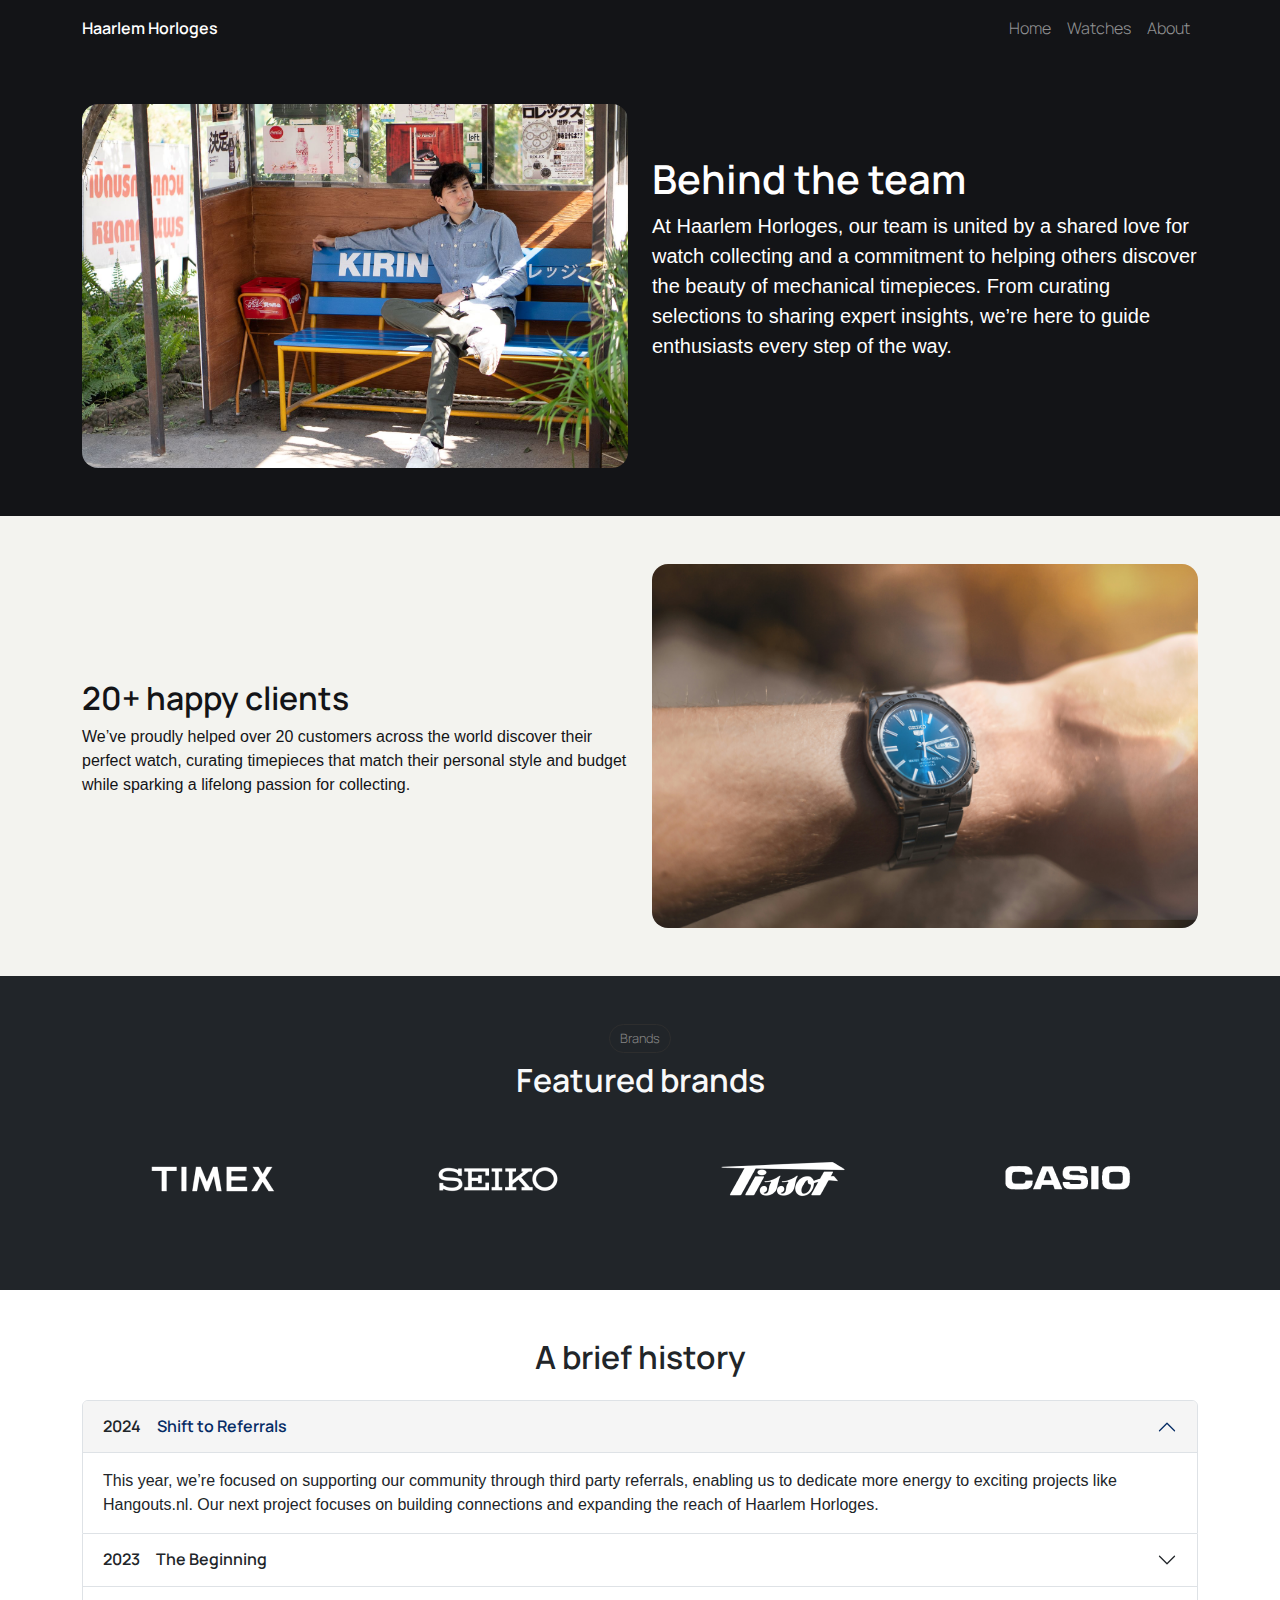
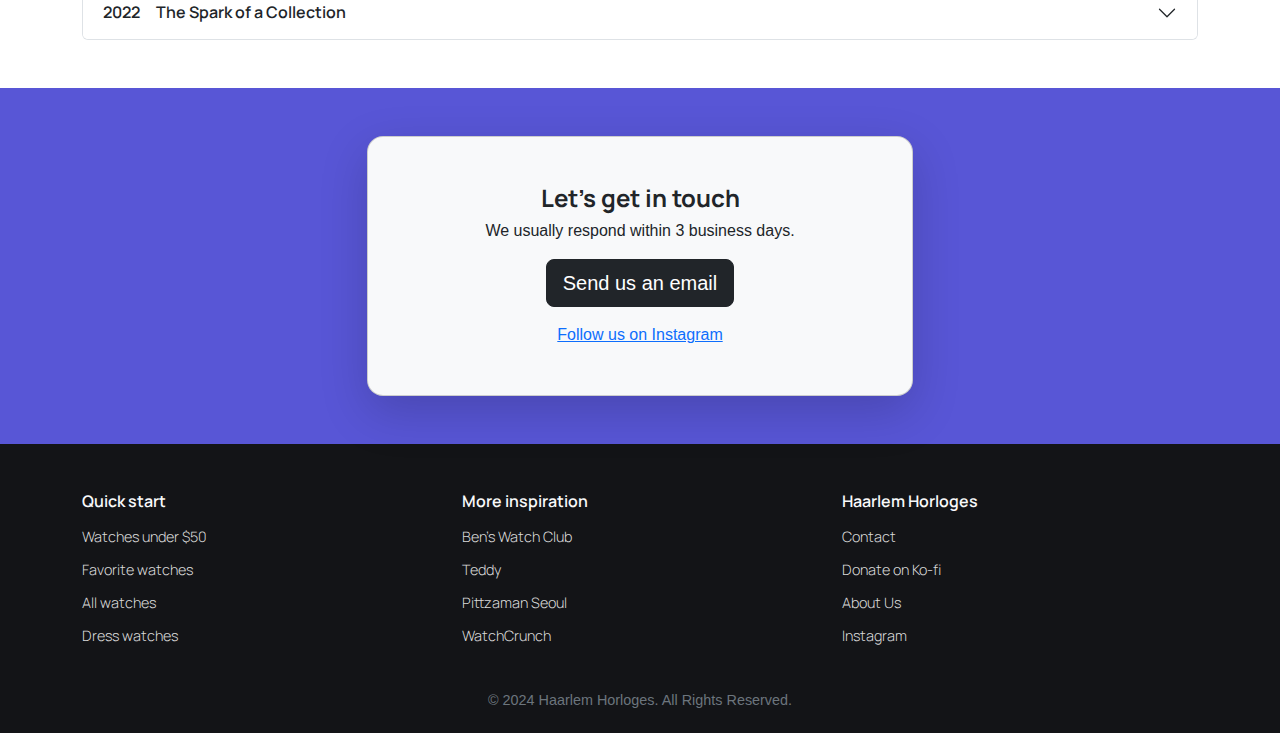
<file: about.html>
<!DOCTYPE HTML>
<html data-bs-theme="light">

<head>
	<title>HH</title>

	<link href="https://cdn.jsdelivr.net/npm/bootstrap@5.3.0-alpha1/dist/css/bootstrap.min.css" rel="stylesheet">
	<link rel="stylesheet" href="assets/css/fontawesome.css"> <!--for icon shit-->
	<link rel="stylesheet" href="assets/css/main.css" />
	<link rel="stylesheet" href="assets/css/custom.css" />
	<link rel="preconnect" href="https://fonts.googleapis.com">
	<link rel="preconnect" href="https://fonts.gstatic.com" crossorigin>
	<link href="https://fonts.googleapis.com/css2?family=Josefin+Sans:wght@500&display=swap" rel="stylesheet">
	<link href="https://fonts.googleapis.com/css2?family=Inter&display=swap" rel="stylesheet">

	<!-- Basic Meta -->
	<meta charset="UTF-8">
	<meta name="viewport" content="width=device-width, initial-scale=1.0, maximum-scale=1.0, user-scalable=no">

	<!-- Author -->
	<meta name="author" content="Mischa vd Goes">

	<!-- Description -->
	<meta name="description" content="">

	<!-- Open Graph -->
	<meta property="og:type" content="website">
	<meta property="og:title" content="Haarlem Horloges">
	<meta property="og:description" content="Discover a curated selection of entry-level mechanical watches from top brands, thoughtfully selected by Haarlem Horloges.">
	<meta property="og:image" content="assets/images/haarlem_horloges_thumbnail.jpg">
	<meta property="og:url" content="https://www.haarlemhorloges.com">

	<!-- Twitter -->
	<meta name="twitter:card" content="summary_large_image">
	<meta name="twitter:title" content="Haarlem Horloges">
	<meta name="twitter:description" content="Browse the finest entry-level mechanical watches and start your watch collection today with Haarlem Horloges.">
	<meta name="twitter:image" content="assets/images/haarlem_horloges_thumbnail.jpg">

	<!-- Favicons -->
	<link rel="icon" type="image/png" sizes="32x32" href="assets/images/haarlem_horloges_favicon.png">
	
</head>
<body>
    <!-- Navbar -->
    <div id="navbar-container"></div>

    
	<!-- Section 1: Header with Image and Details -->
	<section class="dark-section d-flex align-items-center">
		<div class="container">
			<div class="row align-items-center py-5">
				<div class="col-md-6 position-relative">
					<!-- Carousel -->
					<div id="carouselExample" class="carousel slide" data-bs-ride="false"> <!-- Disable autoplay -->
						<div class="carousel-inner">
							<div class="carousel-item active">
								<img src="assets/images/about/LUV02016.jpg" class="d-block w-100 img-fluid square-carousel-img" alt="Unimatic Watch">
							</div>
							
						</div>
					</div>
				</div>

				<!-- Text and Details -->
				<div class="col-md-6 text-start mt-2 pb-5">
					<h1 class="text-start text-white">Behind the team</h1>
					<p class="subtitle lead text-white">At Haarlem Horloges, our team is united by a shared love for watch collecting and a commitment to helping others discover the beauty of mechanical timepieces. From curating selections to sharing expert insights, 
						we’re here to guide enthusiasts every step of the way.</p>
				</div>
				
				
				
			</div>
			
		</div>
	</section>



	<!-- Section 3: Production and Color -->
	<section class="py-5 bg-paper">
		<div class="container">
			<div class="row align-items-center">
				<div class="col-md-6">
					<h2>20+ happy clients</h2>
					<p>We’ve proudly helped over 20 customers across the world discover their perfect watch, curating timepieces that match their personal style and budget while sparking a lifelong passion for collecting.</p>
				</div>
				<div class="col-md-6">
					<img src="assets/images/joppe-spaa-B4atvw_r1Sk-unsplash.jpg" alt="Production and Color" class="img-fluid img-rounded">
				</div>
			</div>
		</div>
	</section>
	
	<section class="bg-dark"
	<!-- Logos -->
	<div class="container my-5 bg-dark">
		<div class="text-center">
			<p class="label label-outline mb-2 d-inline-block">Brands</p>
		</div>
		<h2 class="text-light pb-2 text-center">Featured brands</h2>
		<div class="row justify-content-center text-center">
			<div class="col-6 col-md-3 d-flex justify-content-center">
				<img src="assets/images/client logos/timex-logo-png-transparent 1.png" alt="Watch Image" class="img-fluid">
			</div>
			<div class="col-6 col-md-3 d-flex justify-content-center">
				<img src="assets/images/client logos/timex-logo-png-transparent 2.png" alt="Watch Image" class="img-fluid">
			</div>
			<div class="col-6 col-md-3 d-flex justify-content-center">
				<img src="assets/images/client logos/timex-logo-png-transparent 3.png" alt="Watch Image" class="img-fluid">
			</div>
			<div class="col-6 col-md-3 d-flex justify-content-center">
				<img src="assets/images/client logos/timex-logo-png-transparent 4.png" alt="Watch Image" class="img-fluid">
	</div>
</section>


	<!-- Section 2: History -->
	<section id="specs" class="py-5 bg-white">
		<div class="container">
			<h2 class="text-dark text-center mb-4">A brief history</h2>
			<div class="accordion" id="historyAccordion">
				<!-- Accordion Item 03 -->
				<div class="accordion-item">
					<h2 class="accordion-header" id="headingThree">
						<a class="accordion-button show text-decoration-none" type="button" data-bs-toggle="collapse" data-bs-target="#collapseThree" aria-expanded="false" aria-controls="collapseThree">
							<span class="me-3 text-dark text-uppercase">2024</span> Shift to Referrals
						</a>
					</h2>
					<div id="collapseThree" class="accordion-collapse collapse show" aria-labelledby="headingThree" data-bs-parent="#historyAccordion">
						<div class="accordion-body">
							This year, we’re focused on supporting our community through third party referrals, enabling us to dedicate more energy to exciting projects like Hangouts.nl. Our next project focuses on building connections and expanding the reach of Haarlem Horloges.
						</div>
					</div>
				</div>
			
				<!-- Accordion Item 02 -->
				<div class="accordion-item">
					<h2 class="accordion-header" id="headingTwo">
						<a class="accordion-button collapsed text-decoration-none" type="button" data-bs-toggle="collapse" data-bs-target="#collapseTwo" aria-expanded="false" aria-controls="collapseTwo">
							<span class="me-3 text-dark text-uppercase">2023</span>The Beginning
						</a>
					</h2>
					<div id="collapseTwo" class="accordion-collapse collapse" aria-labelledby="headingTwo" data-bs-parent="#historyAccordion">
						<div class="accordion-body">
							Haarlem Horloges was officially founded, turning a passion for horology into a mission to help others discover the charm and beauty of mechanical watches.
						</div>
					</div>
				</div>
				<!-- Accordion Item 01 -->
				<div class="accordion-item">
					<h2 class="accordion-header" id="headingOne">
						<a class="accordion-button text-decoration-none collapsed" type="button" data-bs-toggle="collapse" data-bs-target="#collapseOne" aria-expanded="true" aria-controls="collapseOne">
							<span class="me-3 text-uppercase">2022</span>The Spark of a Collection
						</a>
					</h2>
					<div id="collapseOne" class="accordion-collapse collapse" aria-labelledby="headingOne" data-bs-parent="#historyAccordion">
						<div class="accordion-body">
							Our journey into watch collecting began during the COVID-19 pandemic, spending countless hours watching YouTube videos and learning about timepieces. Inspired by these resources, we started our collection with accessible models like the Seiko SKX 009 and Tissot Quartz, which ignited a deeper passion for horology.

						</div>
					</div>
				</div>
			
			</div>
		</div>
	</section>

	

	<!-- Section 7: Get in touch snippet -->
	<div id="contact-cta-container"></div>

	<!-- Section - Footer -->
	<div id="footer-container"></div>


    <!-- Bootstrap JS -->
    <script src="https://cdn.jsdelivr.net/npm/bootstrap@5.1.3/dist/js/bootstrap.bundle.min.js"></script>
	<!-- Include Bootstrap JS for the modal functionality -->
	<script src="https://code.jquery.com/jquery-3.5.1.slim.min.js"></script>
	<script src="https://cdn.jsdelivr.net/npm/@popperjs/core@2.9.2/dist/umd/popper.min.js"></script>
	<script src="https://stackpath.bootstrapcdn.com/bootstrap/4.5.2/js/bootstrap.min.js"></script>

	<!--code to set things up-->
	<script src="js/main.js"></script>
	
	<!--set up snippets>-->
	<script src="assets/components/navbar.js"></script>
	<script src="assets/components/contact-cta.js"></script>
	<script src="assets/components/footer.js"></script>
	<script src="js/slider-handling.js"></script> <!--ensures carousel active state is correctly styled-->
</body>
</file>
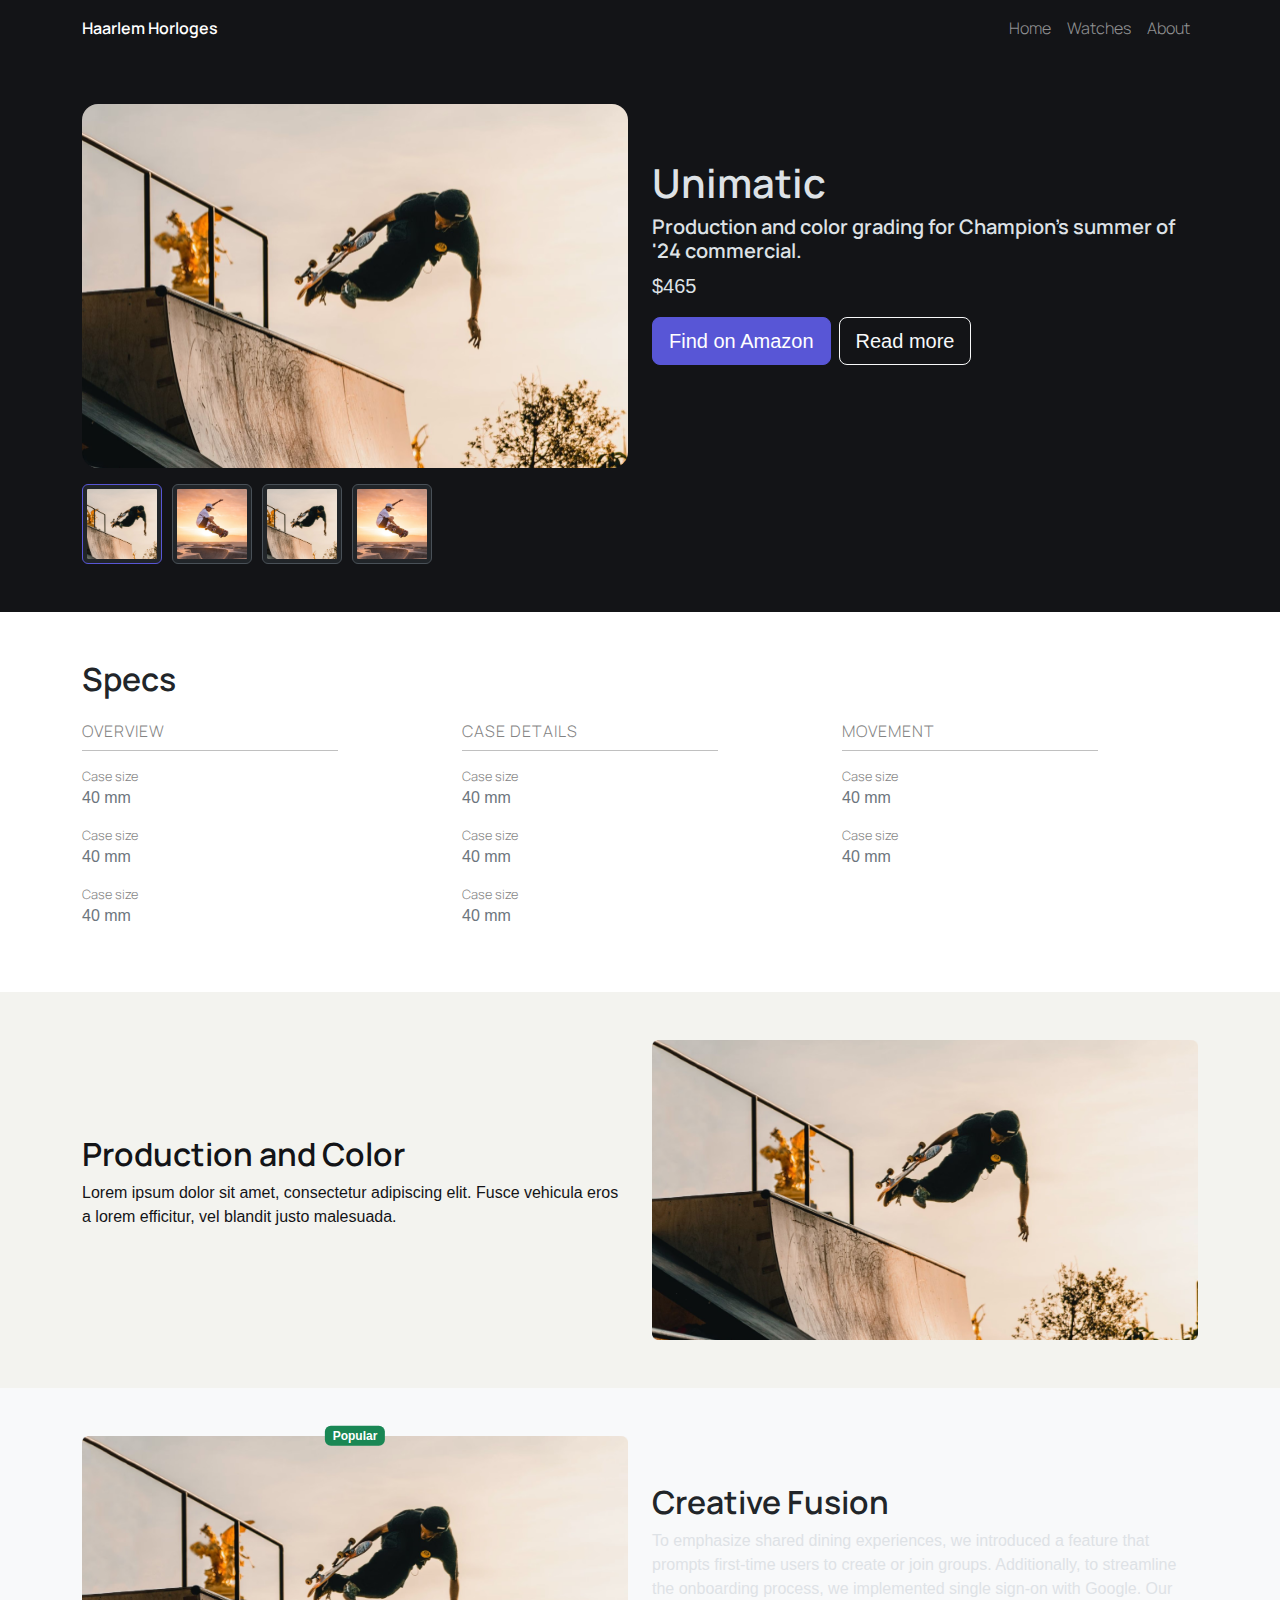
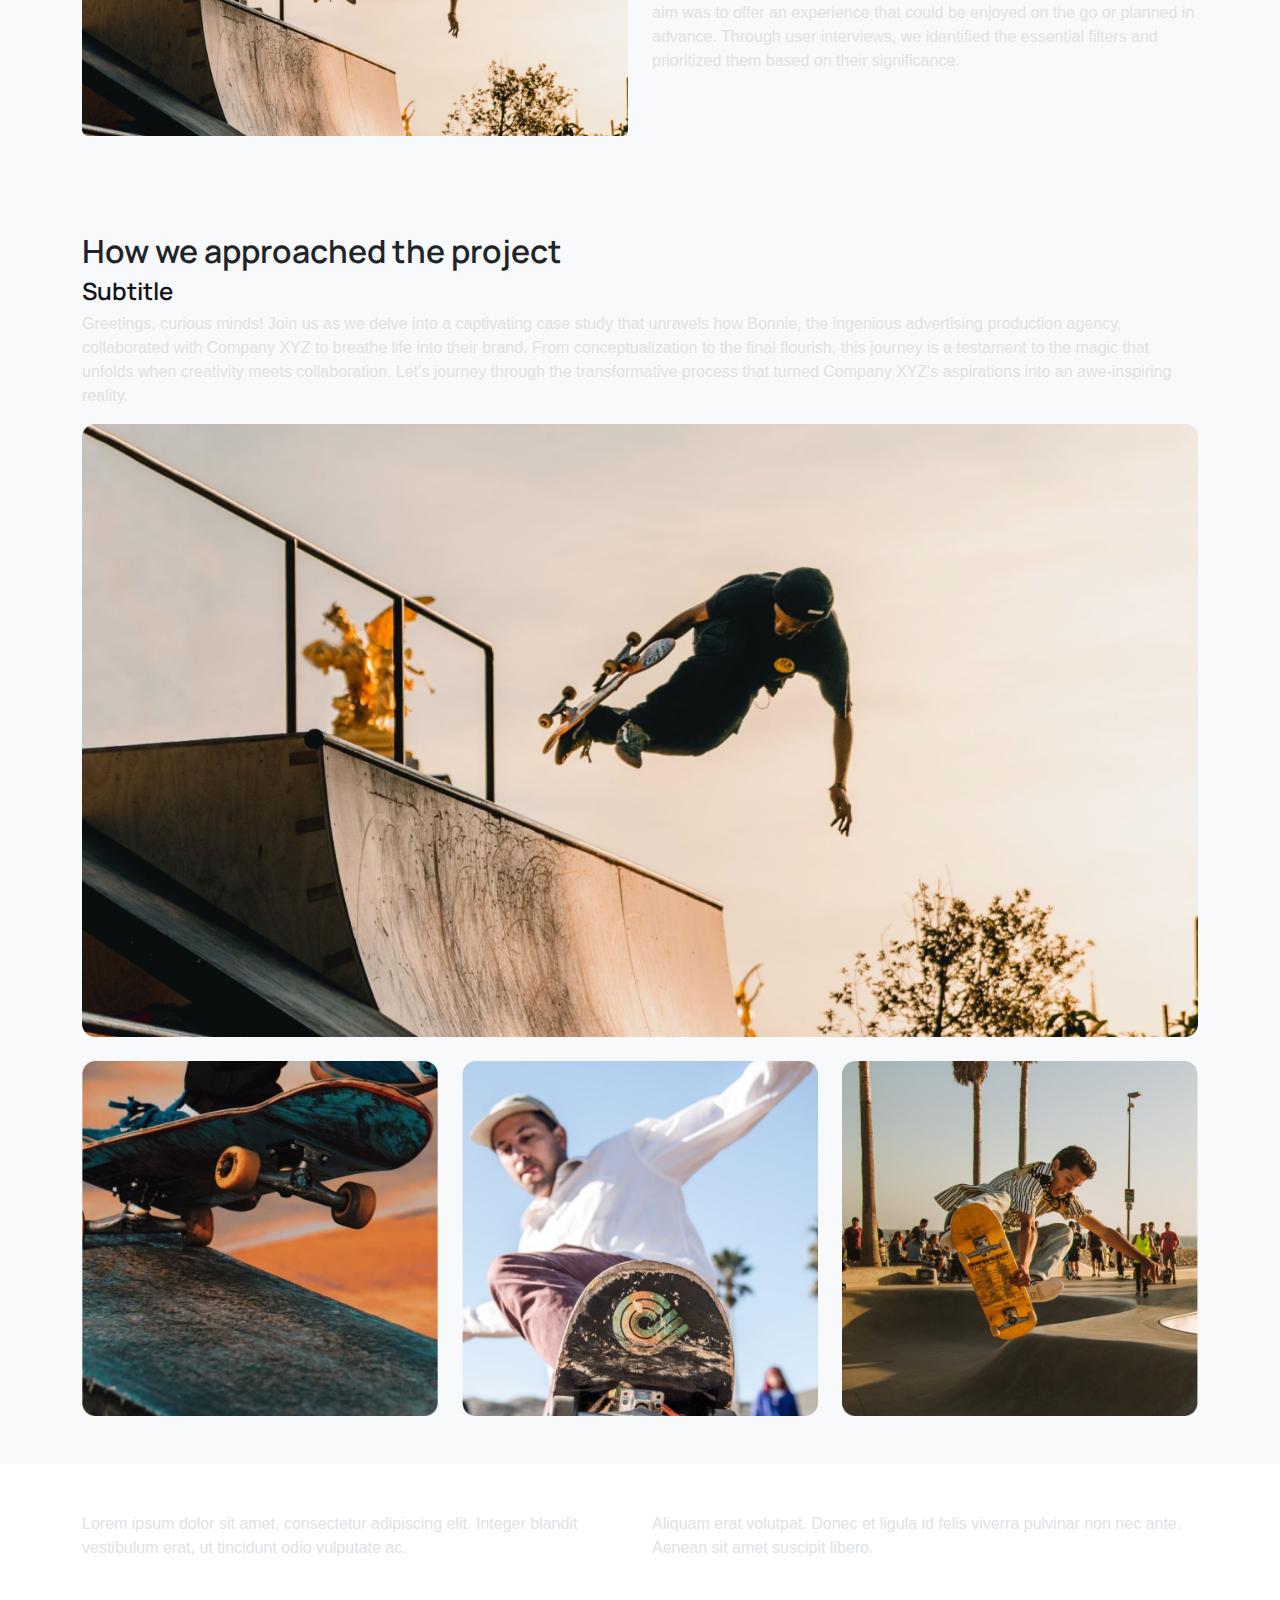
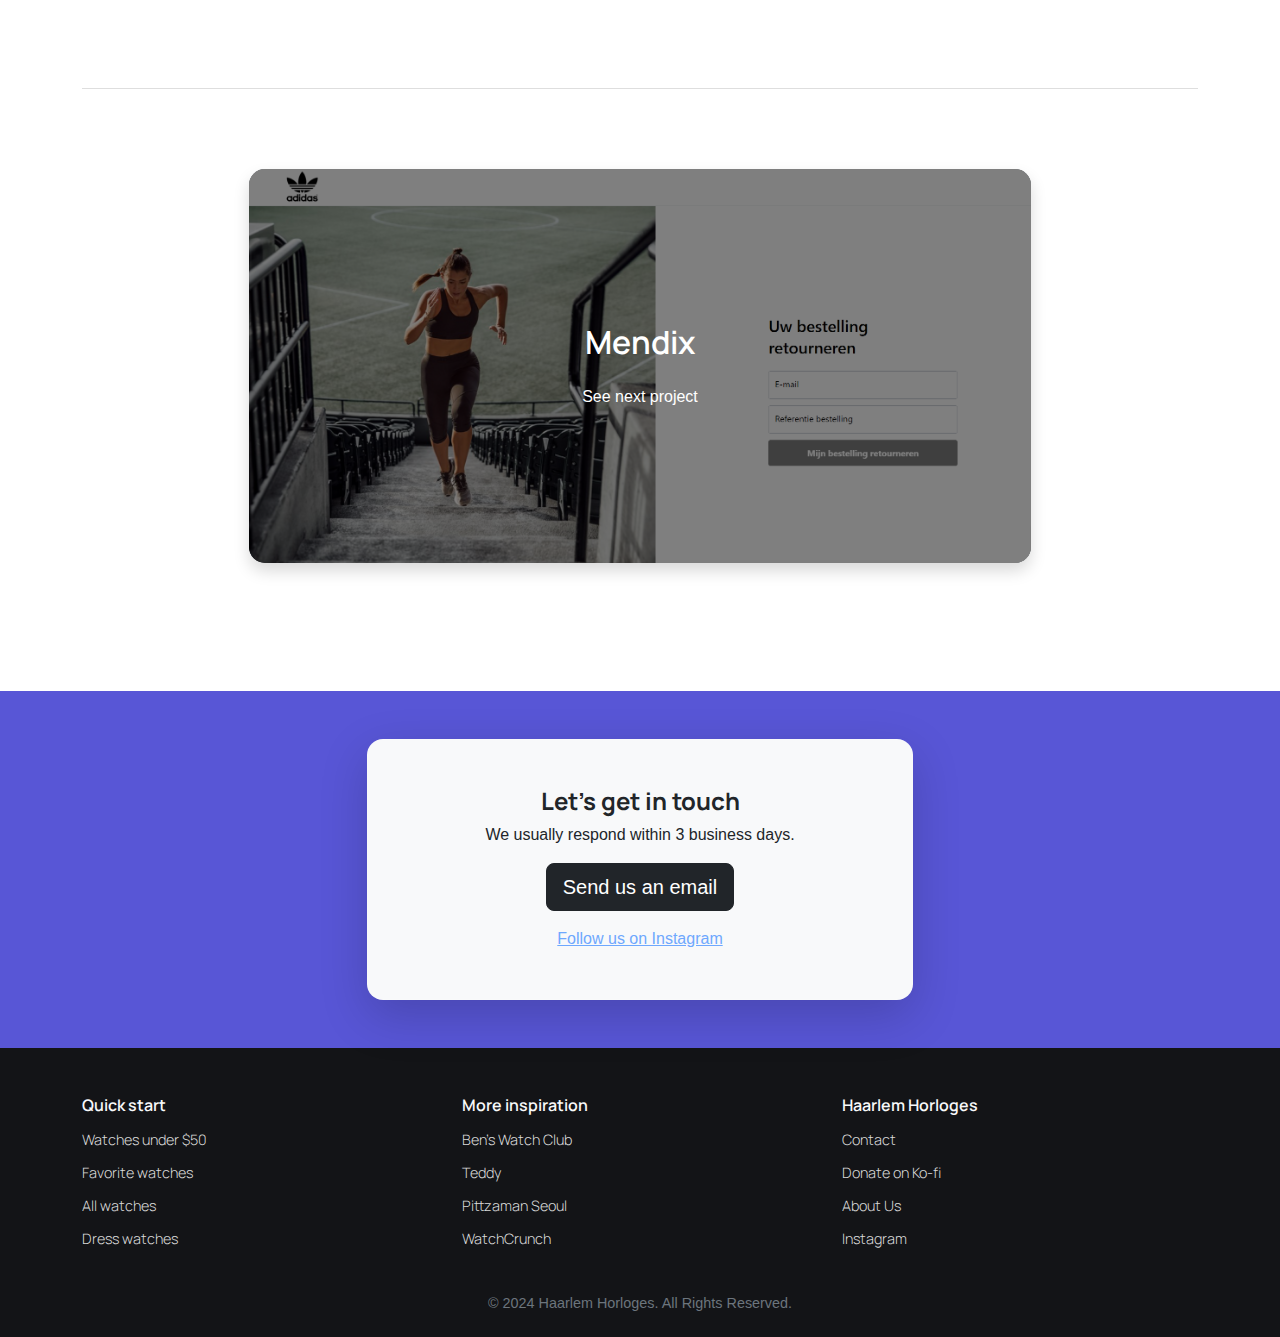
<file: project1.html>
<!DOCTYPE HTML>
<html data-bs-theme="dark">

<head>
	<title>HH</title>

	<link href="https://cdn.jsdelivr.net/npm/bootstrap@5.3.0-alpha1/dist/css/bootstrap.min.css" rel="stylesheet">
	<link rel="stylesheet" href="assets/css/fontawesome.css"> <!--for icon shit-->
	<link rel="stylesheet" href="assets/css/main.css" />
	<link rel="stylesheet" href="assets/css/custom.css" />
	<link rel="preconnect" href="https://fonts.googleapis.com">
	<link rel="preconnect" href="https://fonts.gstatic.com" crossorigin>
	<link href="https://fonts.googleapis.com/css2?family=Josefin+Sans:wght@500&display=swap" rel="stylesheet">
	<link href="https://fonts.googleapis.com/css2?family=Inter&display=swap" rel="stylesheet">

	<!-- Basic Meta -->
	<meta charset="UTF-8">
	<meta name="viewport" content="width=device-width, initial-scale=1.0, maximum-scale=1.0, user-scalable=no">

	<!-- Author -->
	<meta name="author" content="Mischa vd Goes">

	<!-- Description -->
	<meta name="description" content="">

	<!-- Open Graph -->
	<meta property="og:type" content="website">
	<meta property="og:title" content="Haarlem Horloges">
	<meta property="og:description" content="Discover a curated selection of entry-level mechanical watches from top brands, thoughtfully selected by Haarlem Horloges.">
	<meta property="og:image" content="assets/images/haarlem_horloges_thumbnail.jpg">
	<meta property="og:url" content="https://www.haarlemhorloges.com">

	<!-- Twitter -->
	<meta name="twitter:card" content="summary_large_image">
	<meta name="twitter:title" content="Haarlem Horloges">
	<meta name="twitter:description" content="Browse the finest entry-level mechanical watches and start your watch collection today with Haarlem Horloges.">
	<meta name="twitter:image" content="assets/images/haarlem_horloges_thumbnail.jpg">

	<!-- Favicons -->
	<link rel="icon" type="image/png" sizes="32x32" href="assets/images/haarlem_horloges_favicon.png">
	
</head>
<body>
    <!-- Navbar -->
    <div id="navbar-container"></div>

    
	<!-- Section 1: Header with Image and Details -->
	<section class="dark-section d-flex align-items-center">
		<div class="container">
			<div class="row align-items-center pt-5">
				<div class="col-md-6 position-relative">
					<!-- Carousel -->
					<div id="carouselExample" class="carousel slide" data-bs-ride="false"> <!-- Disable autoplay -->
						<div class="carousel-inner">
							<div class="carousel-item active">
								<img src="assets/images/skateboarder.jpg" class="d-block w-100 img-fluid square-carousel-img" alt="Unimatic Watch">
							</div>
							<!-- Additional Images -->
							<div class="carousel-item">
								<img src="assets/images/skateboarder2.jpg" class="d-block w-100 img-fluid square-carousel-img" alt="Unimatic Watch">
							</div>
							<div class="carousel-item">
								<img src="assets/images/skateboarder.jpg" class="d-block w-100 img-fluid square-carousel-img" alt="Unimatic Watch">
							</div>
							<div class="carousel-item">
								<img src="assets/images/skateboarder.jpg" class="d-block w-100 img-fluid square-carousel-img" alt="Unimatic Watch">
							</div>
						</div>
					</div>
				</div>

				<!-- Text and Details -->
				<div class="col-md-6 text-start mt-2 pb-5">
					<h1 class="text-start">Unimatic</h1>
					<h5 class="subtitle">Production and color grading for Champion’s summer of '24 commercial.</h5>
					<p class="lead">$465</p>
					<div class="d-grid d-md-flex gap-2">
						<a class="btn btn-primary btn-lg mb-2 " href="#">Find on Amazon</a>
						<a href="#specs" class="btn btn-lg btn-outline-light mb-2">Read more</a>
					</div>
				</div>
				
				
			</div>
			<!-- Thumbnails for Carousel -->
			<div class="d-flex justify-content-center mt-3 d-none d-lg-block d-xl-block pb-5">
				<div class="carousel-thumbnails d-flex">
					<!-- Thumbnails are now square and aligned in a row -->
					<a class="carousel-thumbnail active" data-bs-target="#carouselExample" data-bs-slide-to="0">
						<img src="assets/images/skateboarder.jpg" class="img-thumbnail square-thumbnail" alt="Thumbnail 1">
					</a>
					<a class="carousel-thumbnail" data-bs-target="#carouselExample" data-bs-slide-to="1">
						<img src="assets/images/skateboarder2.jpg" class="img-thumbnail square-thumbnail" alt="Thumbnail 2">
					</a>
					<a class="carousel-thumbnail" data-bs-target="#carouselExample" data-bs-slide-to="2">
						<img src="assets/images/skateboarder.jpg" class="img-thumbnail square-thumbnail" alt="Thumbnail 3">
					</a>
					<a class="carousel-thumbnail" data-bs-target="#carouselExample" data-bs-slide-to="3">
						<img src="assets/images/skateboarder2.jpg" class="img-thumbnail square-thumbnail" alt="Thumbnail 4">
					</a>
				</div>
			</div>
		</div>
	</section>


	<!-- Section 2: Specs -->
	<section id="specs" class="py-5 bg-white ">
		<div class="container text-dark">
			<h2 class="text-dark ">Specs</h2>
			<div class="row mt-4">
				<div class="col-md-4">
					<h5 class="text-uppercase specs-subheader">Overview</h5>
					<p class="label text-gray-brand mb-0 mt-3">Case size</p>
					<p class="text-secondary">40 mm</p>

					<p class="label text-gray-brand mb-0 mt-3">Case size</p>
					<p class="text-secondary">40 mm</p>

					<p class="label text-gray-brand mb-0 mt-3">Case size</p>
					<p class="text-secondary">40 mm</p>
					
				</div>
				<div class="col-md-4">
					<h5 class="text-uppercase specs-subheader">Case details</h5>
					<p class="label text-gray-brand mb-0 mt-3">Case size</p>
					<p class="text-secondary">40 mm</p>

					<p class="label text-gray-brand mb-0 mt-3">Case size</p>
					<p class="text-secondary">40 mm</p>

					<p class="label text-gray-brand mb-0 mt-3">Case size</p>
					<p class="text-secondary">40 mm</p>
				</div>
				<div class="col-md-4">
					<h5 class="text-uppercase specs-subheader">Movement</h5>
					<p class="label text-gray-brand mb-0 mt-3">Case size</p>
					<p class="text-secondary">40 mm</p>

					<p class="label text-gray-brand mb-0 mt-3">Case size</p>
					<p class="text-secondary">40 mm</p>
				</div>
			</div>
		</div>
	</section>

	<!-- Section 3: Production and Color -->
	<section class="py-5 bg-paper">
		<div class="container">
			<div class="row align-items-center">
				<div class="col-md-6">
					<h2>Production and Color</h2>
					<p>Lorem ipsum dolor sit amet, consectetur adipiscing elit. Fusce vehicula eros a lorem efficitur, vel blandit justo malesuada.</p>
				</div>
				<div class="col-md-6">
					<img src="assets/images/skateboarder.jpg" alt="Production and Color" class="img-fluid">
				</div>
			</div>
		</div>
	</section>

	<!-- Section 4: Reverse Layout -->
<section class="py-5 bg-light">
    <div class="container">
        <div class="row align-items-center">
            <div class="col-md-6 position-relative mb-3 mb-md-0">
                <img src="assets/images/skateboarder.jpg" alt="Production Details" class="img-fluid">
                <span class="position-absolute top-0 start-50 translate-middle badge bg-success">Popular</span>
            </div>
            <div class="col-md-6">
                <h2 class="text-dark mt-3 mt-md-0">Creative Fusion</h2>
                <p>To emphasize shared dining experiences, we introduced a feature that prompts first-time users to create or join groups. Additionally, to streamline the onboarding process, we implemented single sign-on with Google. Our aim was to offer an experience that could be enjoyed on the go or planned in advance. 
                    Through user interviews, we identified the essential filters and prioritized them based on their significance.</p>
            </div>
        </div>
    </div>
</section>


	<!-- Section 5: Full-width Image -->
	<section class="py-5 bg-light">
		<div class="container">
			<div class="row align-items-center">
				<div class="">
					<h2 class="text-dark">How we approached the project</h2>
					<h3 class="">Subtitle</h3>
					<p>‍Greetings, curious minds! Join us as we delve into a captivating case study that unravels how Bonnie, the ingenious advertising production agency, collaborated with Company XYZ to breathe life into their brand. From conceptualization to the final flourish, this journey is a testament to the magic that unfolds when creativity meets collaboration. Let's journey through the transformative process that turned Company XYZ's aspirations into an awe-inspiring reality.</p>
				</div>
				<div class="col-md-12 mb-4">
					<img src="assets/images/skateboarder.jpg" alt="Production Details" class="img-fluid">
				</div>

				<!-- Carousel for smaller screens, grid layout for larger screens -->
				<div class="d-md-none col-12">
					<div id="imageCarousel" class="carousel slide" data-bs-ride="carousel">
						<div class="carousel-inner">
							<div class="carousel-item active">
								<img src="assets/images/image-1.png" alt="Production Details" class="img-fluid">
							</div>
							<div class="carousel-item">
								<img src="assets/images/image-2.png" alt="Production Details" class="img-fluid">
							</div>
							<div class="carousel-item">
								<img src="assets/images/image.png" alt="Production Details" class="img-fluid">
							</div>
						</div>
						<!-- Carousel controls -->
						<button class="carousel-control-prev" type="button" data-bs-target="#imageCarousel" data-bs-slide="prev">
							<span class="carousel-control-prev-icon" aria-hidden="true"></span>
							<span class="visually-hidden">Previous</span>
						</button>
						<button class="carousel-control-next" type="button" data-bs-target="#imageCarousel" data-bs-slide="next">
							<span class="carousel-control-next-icon" aria-hidden="true"></span>
							<span class="visually-hidden">Next</span>
						</button>
					</div>
				</div>

				<!-- Static grid layout for larger screens -->
				<div class="d-none d-md-flex col-md-4">
					<img src="assets/images/image-1.png" alt="Production Details" class="img-fluid">
				</div>
				<div class="d-none d-md-flex col-md-4">
					<img src="assets/images/image-2.png" alt="Production Details" class="img-fluid">
				</div>
				<div class="d-none d-md-flex col-md-4">
					<img src="assets/images/image.png" alt="Production Details" class="img-fluid">
				</div>
			</div>
		</div>
	</section>


	<!-- Section 6: Short Paragraphs -->
	<section class="py-5 bg-white">
		<div class="container">
			<div class="row">
				<div class="col-md-6">
					<p>Lorem ipsum dolor sit amet, consectetur adipiscing elit. Integer blandit vestibulum erat, ut tincidunt odio vulputate ac.</p>
				</div>
				<div class="col-md-6">
					<p>Aliquam erat volutpat. Donec et ligula id felis viverra pulvinar non nec ante. Aenean sit amet suscipit libero.</p>
				</div>
			</div>
		</div>
	</section>

	<!-- Section - Up Next -->
	<section class="py-5 bg-white">
		<div class="container">
		<!-- Horizontal line above the card -->
		<hr class="section-line">

			<a href="next-project-link" class="up-next-card">
				<div class="card bg-dark border-0 position-relative overflow-hidden shadow">
					<img src="assets/images/vb.consumentportal.png" class="card-img" alt="Background image">
					<div class="card-img-overlay d-flex flex-column justify-content-center align-items-center">
						<h2 class="text-center text-next-project underline-effect">Mendix</h2>
						<div class="text-center mt-3">
							<span class="text-white w-auto">See next project <i class="bi bi-chevron-right"></i></span>
						</div>						
					</div>
				</div>
			</a>
		</div>
	</section>




	<!-- Section 7: Get in touch snippet -->
	<div id="contact-cta-container"></div>

	<!-- Section - Footer -->
	<div id="footer-container"></div>


    <!-- Bootstrap JS -->
    <script src="https://cdn.jsdelivr.net/npm/bootstrap@5.1.3/dist/js/bootstrap.bundle.min.js"></script>
	<!-- Include Bootstrap JS for the modal functionality -->
	<script src="https://code.jquery.com/jquery-3.5.1.slim.min.js"></script>
	<script src="https://cdn.jsdelivr.net/npm/@popperjs/core@2.9.2/dist/umd/popper.min.js"></script>
	<script src="https://stackpath.bootstrapcdn.com/bootstrap/4.5.2/js/bootstrap.min.js"></script>

	<!--code to set things up-->
	<script src="js/main.js"></script>
	
	<!--set up snippets>-->
	<script src="assets/components/navbar.js"></script>
	<script src="assets/components/contact-cta.js"></script>
	<script src="assets/components/footer.js"></script>
	<script src="js/slider-handling.js"></script> <!--ensures carousel active state is correctly styled-->
</body>
</file>
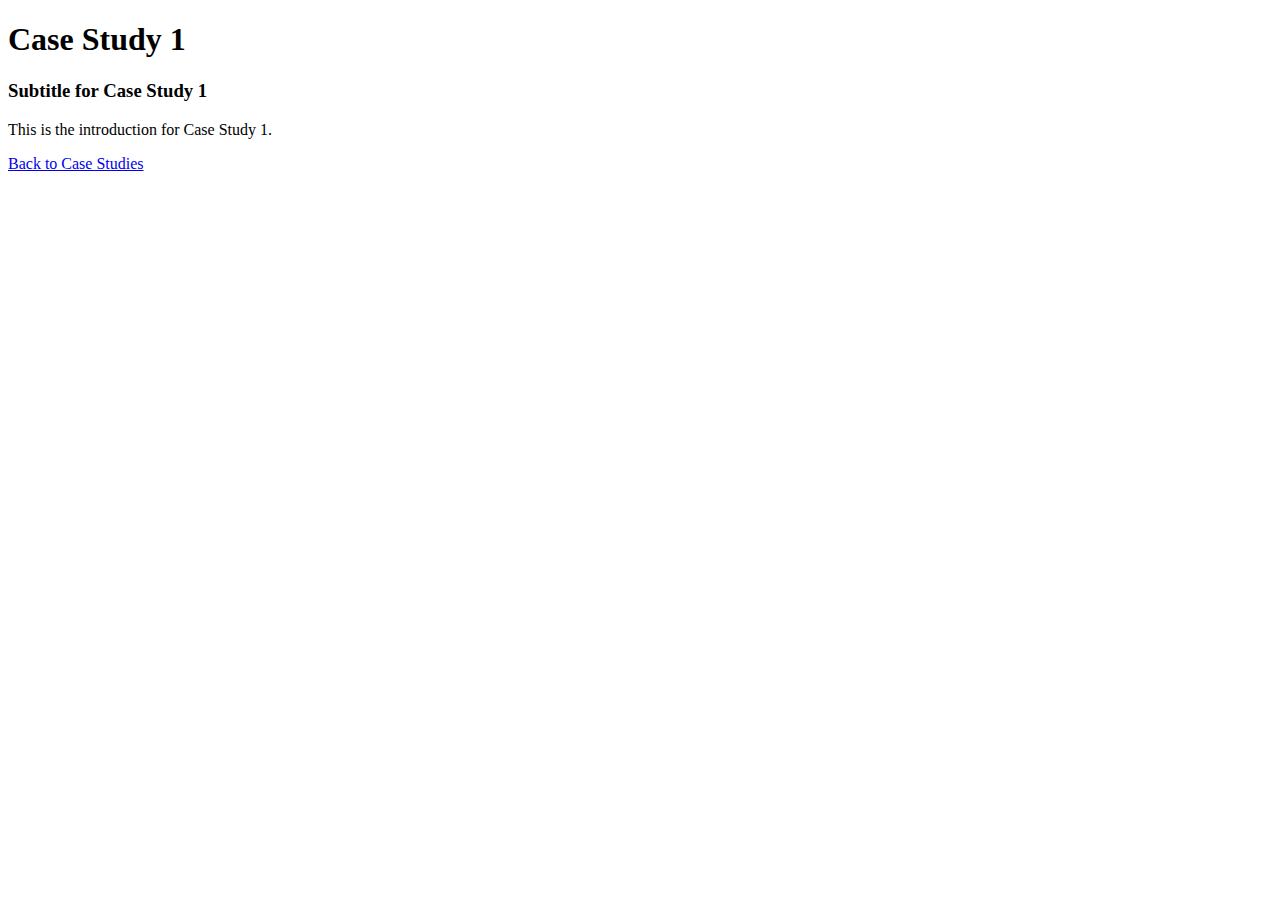
<file: case-studies/case-study-1.html>
<!DOCTYPE html>
<html>
<head>
    <title>Case Study 1</title>
</head>
<body>
    <h1>Case Study 1</h1>
    <h3>Subtitle for Case Study 1</h3>
    <p>This is the introduction for Case Study 1.</p>
    <a href="../casestudies.html">Back to Case Studies</a>
</body>
</html>
</file>
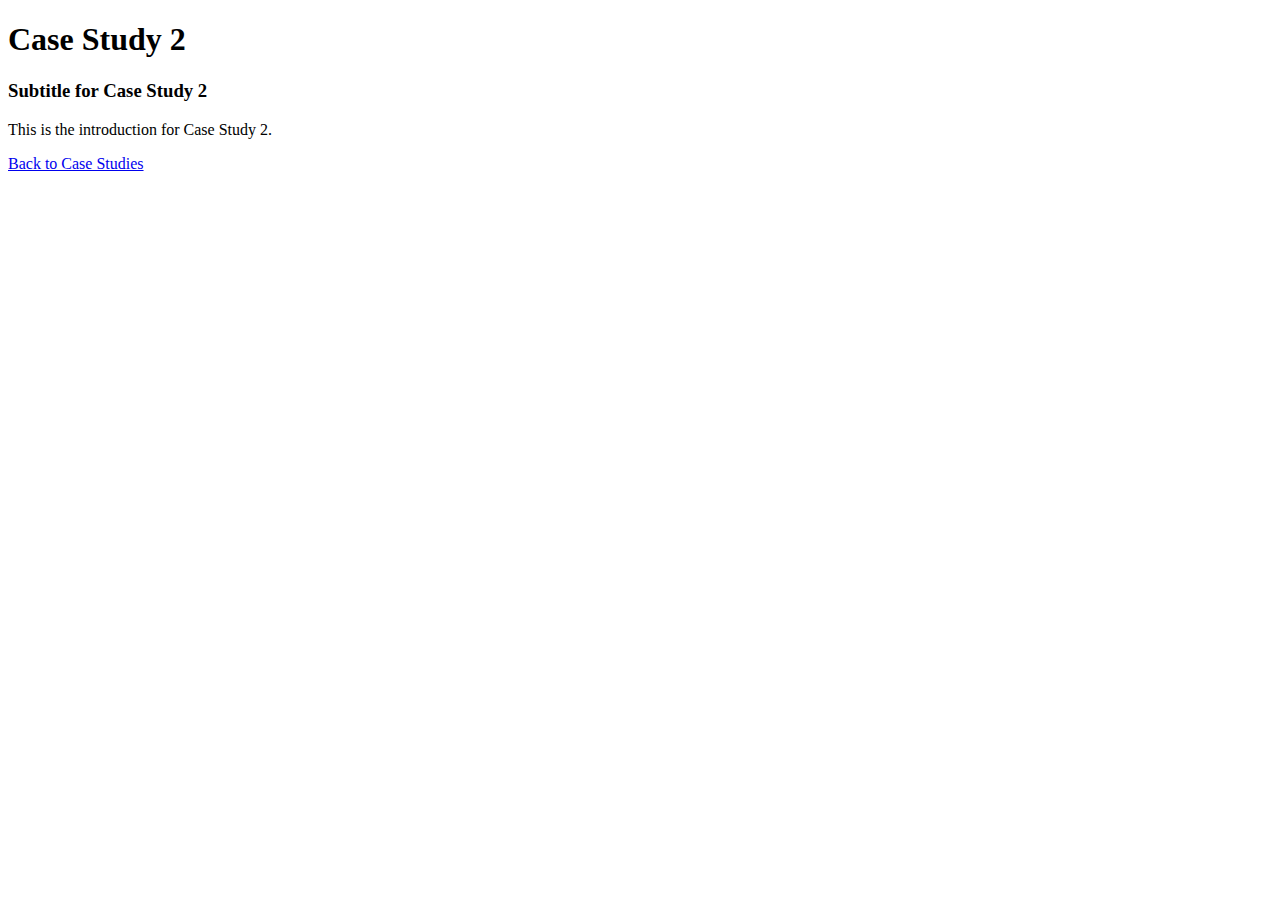
<file: case-studies/case-study-2.html>
<!DOCTYPE html>
<html>
<head>
    <title>Case Study 2</title>
</head>
<body>
    <h1>Case Study 2</h1>
    <h3>Subtitle for Case Study 2</h3>
    <p>This is the introduction for Case Study 2.</p>
    <a href="../casestudies.html">Back to Case Studies</a>
</body>
</html>
</file>
<file: assets/css/main.css>
@import url("https://fonts.googleapis.com/css2?family=Manrope:wght@200..800&display=swap");
.bg-brand {
  background-color: #5856D6;
}

.dark-section {
  background-color: #131417;
}

.btn-primary {
  background-color: #5856D6;
  border-color: #5856D6;
}
.btn-primary:hover, .btn-primary:focus {
  background-color: #4c4ac3;
}

.border-16 {
  border-radius: 16px;
}

h1, h2, h3, h4, h5, h6 {
  font-family: "Manrope", sans-serif;
  font-optical-sizing: auto;
  font-weight: 600;
}

h3 {
  line-height: 110%;
  font-size: 24px;
}

@media (max-width: 492px) {
  h3 {
    font-size: 20px;
  }
}
body, p, table, th {
  font-family: "Archivo", sans-serif;
}

.thead-dark {
  background-color: #212F3C;
  color: #EBEDEF;
}

h1 {
  text-align: center;
}

html, body {
  height: 100%;
  font-weight: 300;
  margin: 0;
  display: flex;
  flex-direction: column;
}

.container, #footer-container {
  flex: 1;
}

footer {
  background-color: #131417;
  font-family: "Manrope", sans-serif;
  color: #DADADA;
}
footer h5 {
  font-weight: 600;
  font-size: 1em;
  color: white;
}
footer p, footer a {
  text-decoration: none;
  font-size: 0.9em;
  color: #DADADA;
  line-height: 2.3em;
  transition: 0.3s;
}
footer p:hover, footer a:hover {
  color: white;
  text-decoration: underline;
  transition: 0.3s;
}
footer p {
  line-height: 1.2em;
}

form {
  max-width: 600px;
  margin: 0 auto;
}

.navbar-container {
  z-index: 10; /* Ensures the content stays above the overlay */
}

.nav-item {
  font-family: "Manrope", sans-serif;
  font-weight: 300;
}

.navbar-dark {
  background-color: #131417;
}

.navbar-brand {
  font-size: 1em;
  font-family: "Manrope", sans-serif;
  font-weight: 600;
}

label {
  display: block;
  margin-top: 10px;
  font-family: "Manrope", sans-serif;
}

input[type=text], textarea {
  width: 100%;
  padding: 10px;
  margin-top: 5px;
  box-sizing: border-box;
}

button {
  margin-top: 20px;
  padding: 10px 20px;
  background-color: #007bff;
  color: white;
  border: none;
  cursor: pointer;
}

button:hover {
  background-color: #0056b3;
}

#watches-table img {
  width: 100px;
  height: 100px;
  -o-object-fit: cover;
     object-fit: cover;
  border-radius: 4px;
}
</file>
<file: assets/css/custom.css>
@import url("sidepanel.css");
@import url("cards.css"); /*specifically for the homepage*/
@import url("project-page.css"); /*specifically for the project page*/
</file>
